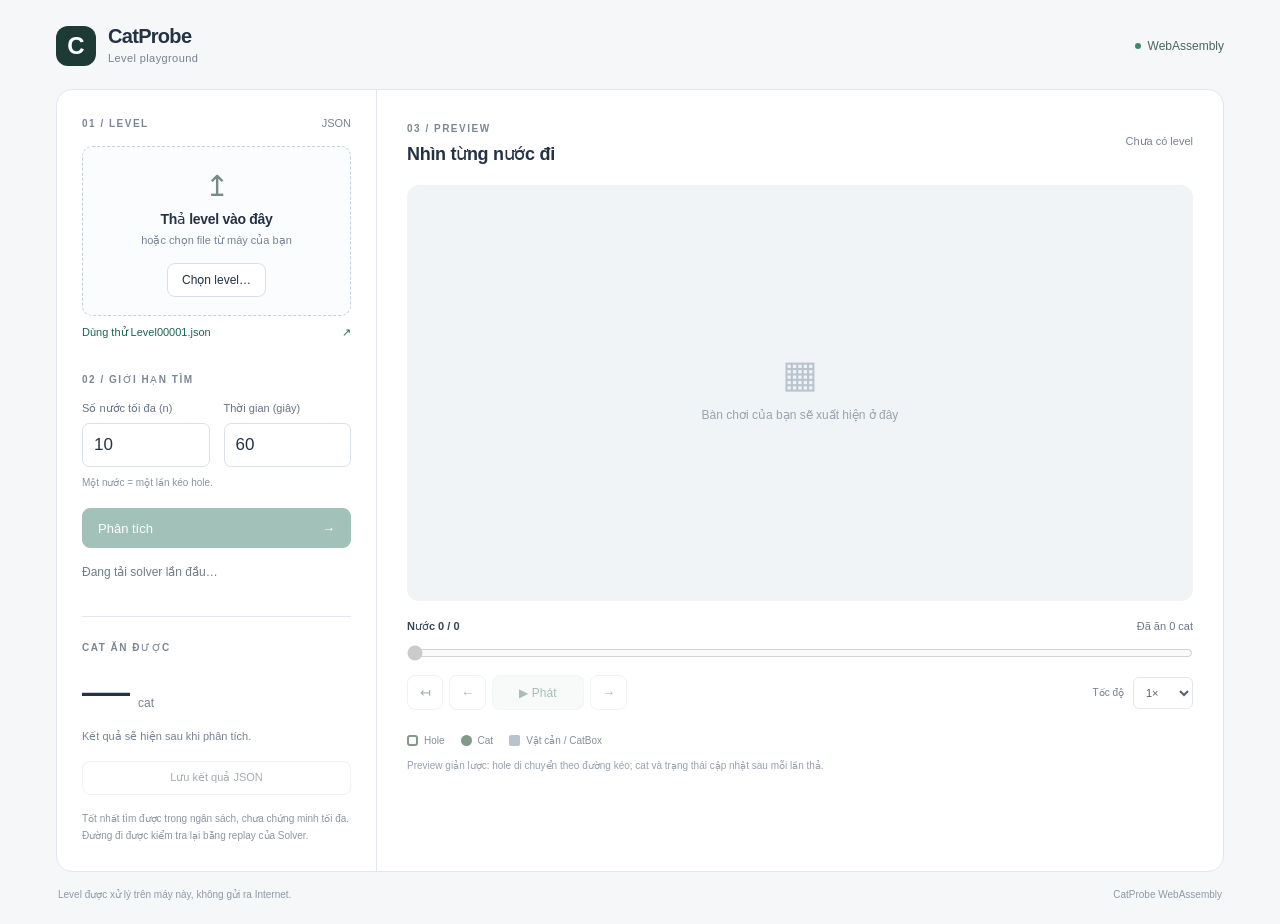
<file: index.html>
<!doctype html>
<html lang="vi">
<head><meta charset="utf-8"><meta name="viewport" content="width=device-width, initial-scale=1"><title>CatProbe</title><link rel="icon" href="data:,"><link rel="stylesheet" href="app.css"><script type="module" src="main.js"></script></head>
<body>
<header class="app-header"><div class="brand"><span class="brand-mark" aria-hidden="true">C</span><div><h1>CatProbe</h1><span class="subtitle">Level playground</span></div></div><div class="header-right"><span class="local-badge" id="modeBadge"><span></span> WebAssembly</span><button id="exit" class="quiet" hidden>Thoát tool</button></div></header>
<section id="wifiPanel" class="wifi-panel" hidden><div><strong>Mở trên Mac / máy khác</strong><p>Cùng mạng nội bộ với máy chủ. Gửi đường link này cho người dùng.</p></div><div class="wifi-link"><input id="wifiUrl" readonly aria-label="Đường link Wi-Fi"><button id="copyWifi">Sao chép link</button></div><span id="wifiCopyStatus" role="status"></span></section>
<main>
<section class="settings" aria-label="Thiết lập phân tích">
<div class="section-heading"><span class="eyebrow">01 / LEVEL</span><span class="muted">JSON</span></div>
<div id="dropzone" class="dropzone"><span class="upload-mark" aria-hidden="true">↥</span><h2 id="filename">Thả level vào đây</h2><p>hoặc chọn file từ máy của bạn</p><button id="choose">Chọn level…</button><input id="file" type="file" accept=".json,application/json" hidden></div>
<button id="sample" class="sample-link">Dùng thử Level00001.json <span aria-hidden="true">↗</span></button>
<div class="section-heading second"><span class="eyebrow">02 / GIỚI HẠN TÌM</span></div>
<div class="fields"><label for="moves">Số nước tối đa (n)<input id="moves" type="number" min="0" max="200" step="1" value="10" required></label><label for="seconds">Thời gian (giây)<input id="seconds" type="number" min="1" max="120" step="1" value="60" required></label></div>
<p class="hint">Một nước = một lần kéo hole.</p>
<div class="analysis-actions"><button id="analyze" class="primary" disabled>Phân tích <span aria-hidden="true">→</span></button><button id="cancel" hidden>Dừng tìm</button></div>
<div id="status" class="status" role="status" aria-live="polite">Đang tải solver lần đầu…</div>
<div id="result" class="result"><span class="eyebrow">CAT ĂN ĐƯỢC</span><div class="result-main"><strong id="cats">—</strong><span id="resultMoves">cat</span></div><p id="stats">Kết quả sẽ hiện sau khi phân tích.</p></div>
<button id="save" class="save" disabled>Lưu kết quả JSON</button>
<p class="fineprint">Tốt nhất tìm được trong ngân sách, chưa chứng minh tối đa. Đường đi được kiểm tra lại bằng replay của Solver.</p>
</section>
<section class="preview" aria-label="Preview đường đi">
<div class="preview-heading"><div><span class="eyebrow">03 / PREVIEW</span><h2>Nhìn từng nước đi</h2></div><span id="boardSize" class="muted">Chưa có level</span></div>
<div class="board-container"><canvas id="board" aria-label="Bàn chơi với hole và cat"></canvas><div id="emptyBoard"><span aria-hidden="true">▦</span><p>Bàn chơi của bạn sẽ xuất hiện ở đây</p></div></div>
<div class="timeline"><label for="seek" id="position">Nước 0 / 0</label><span id="eatenNow">Đã ăn 0 cat</span></div>
<input id="seek" type="range" min="0" max="0" step="1" value="0" aria-label="Chọn nước preview" disabled>
<div class="playback"><div class="transport"><button id="reset" aria-label="Về đầu" disabled>↤</button><button id="prev" aria-label="Nước trước" disabled>←</button><button id="play" class="play" disabled>▶ Phát</button><button id="next" aria-label="Nước sau" disabled>→</button></div><label class="speed-label" for="speed">Tốc độ<select id="speed"><option value="0.5">0.5×</option><option value="1" selected>1×</option><option value="2">2×</option></select></label></div>
<div class="legend"><span><i class="hole-key"></i>Hole</span><span><i class="cat-key"></i>Cat</span><span><i class="wall-key"></i>Vật cản / CatBox</span><span id="moveDetail"></span></div>
<p class="preview-note">Preview giản lược: hole di chuyển theo đường kéo; cat và trạng thái cập nhật sau mỗi lần thả.</p>
</section>
</main>
<footer><span id="privacyNote">Level được xử lý trên máy này, không gửi ra Internet.</span><span id="version">CatProbe WebAssembly</span></footer>
</body></html>
</file>
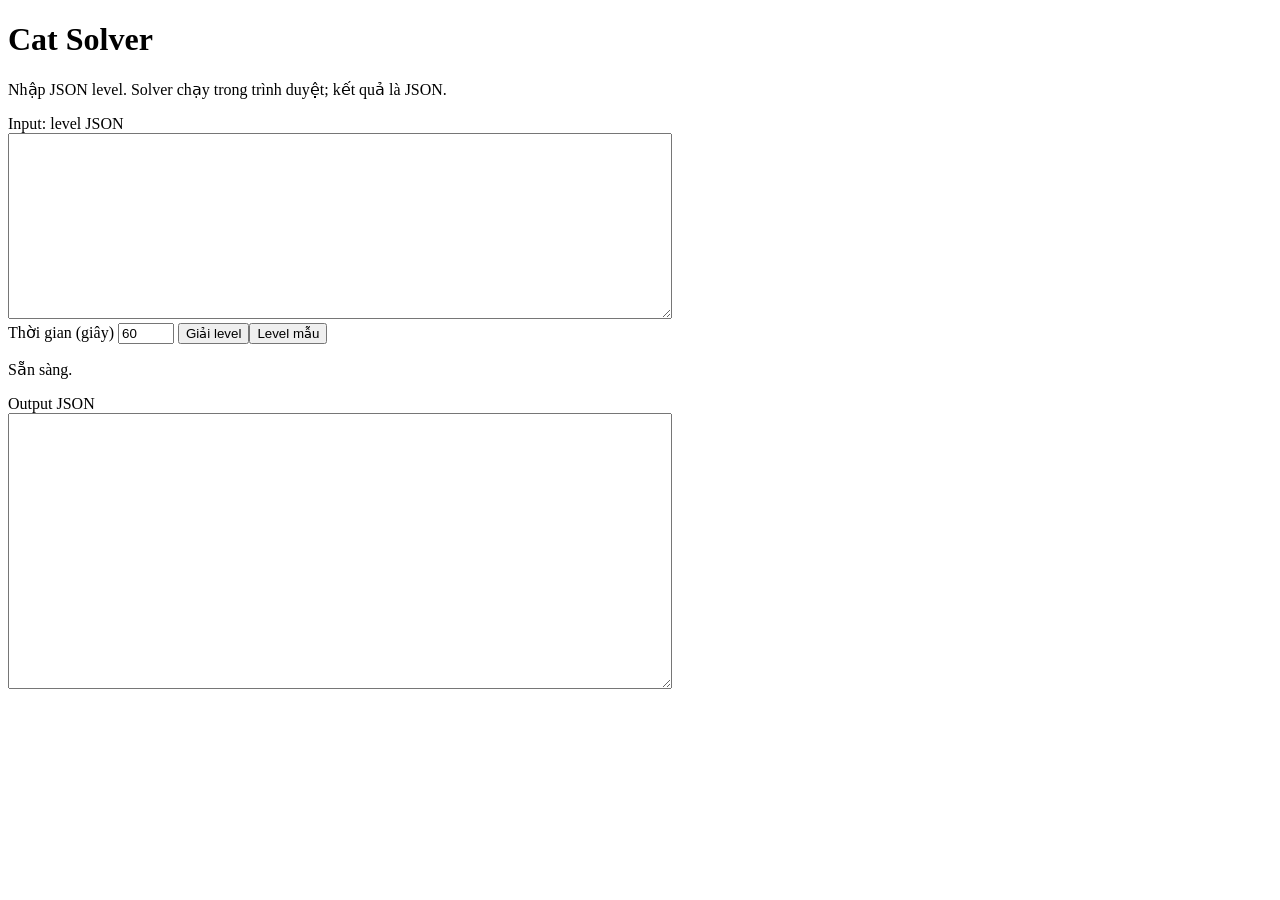
<file: solve/index.html>
<!doctype html>
<html lang="vi"><head><meta charset="utf-8"><meta name="viewport" content="width=device-width,initial-scale=1"><title>Cat Solver</title><link rel="icon" href="data:,"><script type="module" src="./solve-page.js?v=full-solver-1"></script></head>
<body>
<h1>Cat Solver</h1>
<p>Nhập JSON level. Solver chạy trong trình duyệt; kết quả là JSON.</p>
<label for="level">Input: level JSON</label><br><textarea id="level" rows="12" cols="80" spellcheck="false"></textarea><br>
<label for="seconds">Thời gian (giây)</label> <input id="seconds" type="number" min="1" max="120" value="60">
<button id="solve">Giải level</button><button id="sample">Level mẫu</button>
<p id="status" role="status">Sẵn sàng.</p>
<label for="output">Output JSON</label><br><textarea id="output" rows="18" cols="80" readonly spellcheck="false"></textarea>
</body></html>
</file>
<file: app.css>
:root{font-family:Inter,-apple-system,BlinkMacSystemFont,"Segoe UI",sans-serif;color:#243244;background:#f6f7f9;font-synthesis:none;--line:#e2e7ed;--muted:#778293;--green:#186652}*{box-sizing:border-box}body{margin:0}button,input,select{font:inherit}button{border:1px solid #d8dfe7;border-radius:8px;padding:10px 15px;background:white;color:inherit;cursor:pointer;font-size:13px;min-height:40px}button:hover:not(:disabled){background:#edf2f4}button:disabled{opacity:.4;cursor:default}button:focus-visible,input:focus-visible,select:focus-visible{outline:3px solid #8bbbaa;outline-offset:2px}[hidden]{display:none!important}.app-header{max-width:1240px;margin:auto;padding:25px 36px 23px;display:flex;align-items:center;justify-content:space-between;gap:16px}.brand{display:flex;gap:12px;align-items:center}.brand-mark{width:40px;height:40px;display:grid;place-items:center;border-radius:12px;background:#1d3a35;color:#fff;font-size:24px;font-weight:600}h1{font-size:20px;margin:0;font-weight:650;letter-spacing:-.7px}.subtitle{font-size:11px;color:var(--muted);letter-spacing:.4px}.header-right{display:flex;align-items:center;gap:20px}.local-badge{display:flex;gap:7px;align-items:center;font-size:12px;color:#49675a}.local-badge>span{width:6px;height:6px;border-radius:50%;background:#418966}.quiet{background:transparent;border-color:transparent;color:var(--muted);font-size:12px}main{max-width:1168px;margin:0 auto;display:grid;grid-template-columns:320px minmax(0,1fr);background:white;border:1px solid var(--line);border-radius:16px;overflow:hidden}.settings{padding:27px 25px;border-right:1px solid var(--line)}.section-heading{display:flex;justify-content:space-between;align-items:center;margin-bottom:17px}.eyebrow{font-size:10px;letter-spacing:1.5px;font-weight:650;color:#7b8796}.muted{color:var(--muted);font-size:11px}.dropzone{background:#fbfcfd;border:1px dashed #c4d0da;border-radius:10px;text-align:center;padding:22px 12px 18px;transition:background .15s,border-color .15s}.dropzone.over{background:#e7f3ed;border-color:#408b70}.upload-mark{font-size:29px;color:#788c84;display:block;margin-bottom:8px}h2{margin:0;font-size:16px;font-weight:600;letter-spacing:-.3px}#filename{font-size:14px;overflow-wrap:anywhere}.dropzone p{font-size:11px;color:var(--muted);margin:7px 0 16px}.dropzone button{font-size:12px;min-height:34px;padding:7px 14px}.sample-link{border:0;min-height:32px;padding:10px 0;background:none;font-size:11px;color:var(--green);width:100%;text-align:left;display:flex;justify-content:space-between}.sample-link:hover:not(:disabled){background:none;text-decoration:underline}.second{margin-top:25px}.fields{display:grid;grid-template-columns:1fr 1fr;gap:14px}.fields label{display:flex;flex-direction:column;gap:8px;font-size:11px;color:#677384}.fields input{width:100%;min-width:0;border:1px solid #dbe1e8;border-radius:7px;padding:11px;font-size:17px;color:#243244;background:white}.hint{font-size:10px;color:#8a94a1;margin:10px 0 20px}.analysis-actions{display:flex;gap:8px}.primary{background:var(--green);color:white;border-color:var(--green);flex:1;display:flex;justify-content:space-between;align-items:center}.primary:hover:not(:disabled){background:#124c3e}.status{font-size:12px;line-height:1.6;min-height:48px;margin-top:15px;color:#6f7e89;overflow-wrap:anywhere}.status.error{color:#ae4141}.result{border-top:1px solid var(--line);padding-top:20px;margin-top:5px}.result-main{display:flex;gap:10px;align-items:baseline;margin-top:8px}.result-main strong{font-size:48px;line-height:1.15;font-weight:500;letter-spacing:-2px;font-variant-numeric:tabular-nums}.result-main>span{font-size:12px;color:var(--muted)}#stats{font-size:11px;color:var(--muted);line-height:1.7;white-space:pre-line;margin:9px 0 15px}.save{width:100%;font-size:11px;min-height:34px;padding:7px}.fineprint{font-size:10px;line-height:1.7;color:#8c96a2;margin:15px 0 0}.preview{padding:28px 30px 22px;min-width:0}.preview-heading{display:flex;justify-content:space-between;gap:10px;align-items:center;margin-bottom:20px}.preview-heading h2{margin-top:7px;font-size:18px}.board-container{height:416px;position:relative;background:#f1f4f7;border-radius:12px;overflow:hidden}canvas{width:100%;height:100%;display:block}#emptyBoard{position:absolute;inset:0;display:flex;flex-direction:column;align-items:center;justify-content:center;color:#97a3b0;pointer-events:none}#emptyBoard>span{font-size:38px;font-weight:400;color:#b9c4cf}#emptyBoard>p{font-size:12px}.timeline{display:flex;justify-content:space-between;font-size:11px;margin-top:19px;color:#6a7787;font-variant-numeric:tabular-nums}#position{font-weight:600;color:#364658}#seek{width:100%;accent-color:var(--green);margin:12px 0 14px;cursor:pointer}.playback{display:flex;justify-content:space-between;align-items:center;gap:10px}.transport{display:flex;gap:6px}.transport button{min-width:36px;padding:8px 11px;min-height:35px}.transport .play{background:#edf4f0;border-color:#dce9e1;color:#285f48;min-width:92px;font-size:12px}.speed-label{display:flex;align-items:center;gap:9px;font-size:10px;color:var(--muted)}select{background:white;border:1px solid var(--line);border-radius:6px;padding:8px;color:#526273;font-size:11px}.legend{display:flex;flex-wrap:wrap;gap:16px;margin-top:25px;font-size:10px;color:#8390a0;align-items:center}.legend>span{display:flex;gap:6px;align-items:center}.legend i{display:inline-block;width:11px;height:11px}.hole-key{border:2px solid #819a8a;border-radius:3px}.cat-key{background:#819a8a;border-radius:50%}.wall-key{background:#b8c2ce;border-radius:2px}#moveDetail{margin-left:auto}.preview-note{font-size:10px;line-height:1.6;color:#96a0ae;margin:12px 0 0}footer{max-width:1168px;margin:17px auto 24px;display:flex;justify-content:space-between;gap:14px;font-size:10px;color:#8e99a7;padding:0 2px}@media(max-width:1200px){main,footer{margin-left:24px;margin-right:24px}.app-header{padding:22px 25px}.preview{padding:25px 22px}.board-container{height:400px}}@media(max-width:760px){main{grid-template-columns:1fr;margin:0 14px}.settings{border-right:0;border-bottom:1px solid var(--line);padding:22px}.preview{padding:22px}.board-container{height:370px}.app-header{padding:20px}.local-badge{font-size:10px}.header-right{gap:6px}footer{margin:15px 20px}.fineprint{max-width:420px}.result-main strong{font-size:40px}.status{min-height:30px}}@media(max-width:400px){.app-header{padding:15px}.header-right{flex-direction:column;align-items:flex-end}.board-container{height:320px}.preview{padding:18px}.speed-label{gap:4px}.transport{gap:4px}.transport button{padding:8px;min-width:32px}.transport .play{min-width:75px}footer{flex-direction:column}.legend{gap:11px}}
.wifi-panel{max-width:1168px;margin:0 auto 18px;padding:17px 22px;background:#edf4f0;border:1px solid #d7e6de;border-radius:12px;display:flex;align-items:center;flex-wrap:wrap;gap:12px}.wifi-panel strong{font-size:13px}.wifi-panel p{font-size:11px;color:#63766b;margin:5px 0 0}.wifi-link{display:flex;gap:8px;flex:1;min-width:260px;justify-content:flex-end}.wifi-link input{padding:9px;border:1px solid #c9d8ce;border-radius:7px;background:white;color:#254f3d;min-width:0;width:240px;font:14px ui-monospace,monospace}#wifiCopyStatus{font-size:11px;color:#49675a}@media(max-width:1200px){.wifi-panel{margin-left:24px;margin-right:24px}}@media(max-width:760px){.wifi-panel{margin-left:14px;margin-right:14px}.wifi-link{min-width:100%;justify-content:flex-start}.wifi-link input{flex:1}}
</file>
